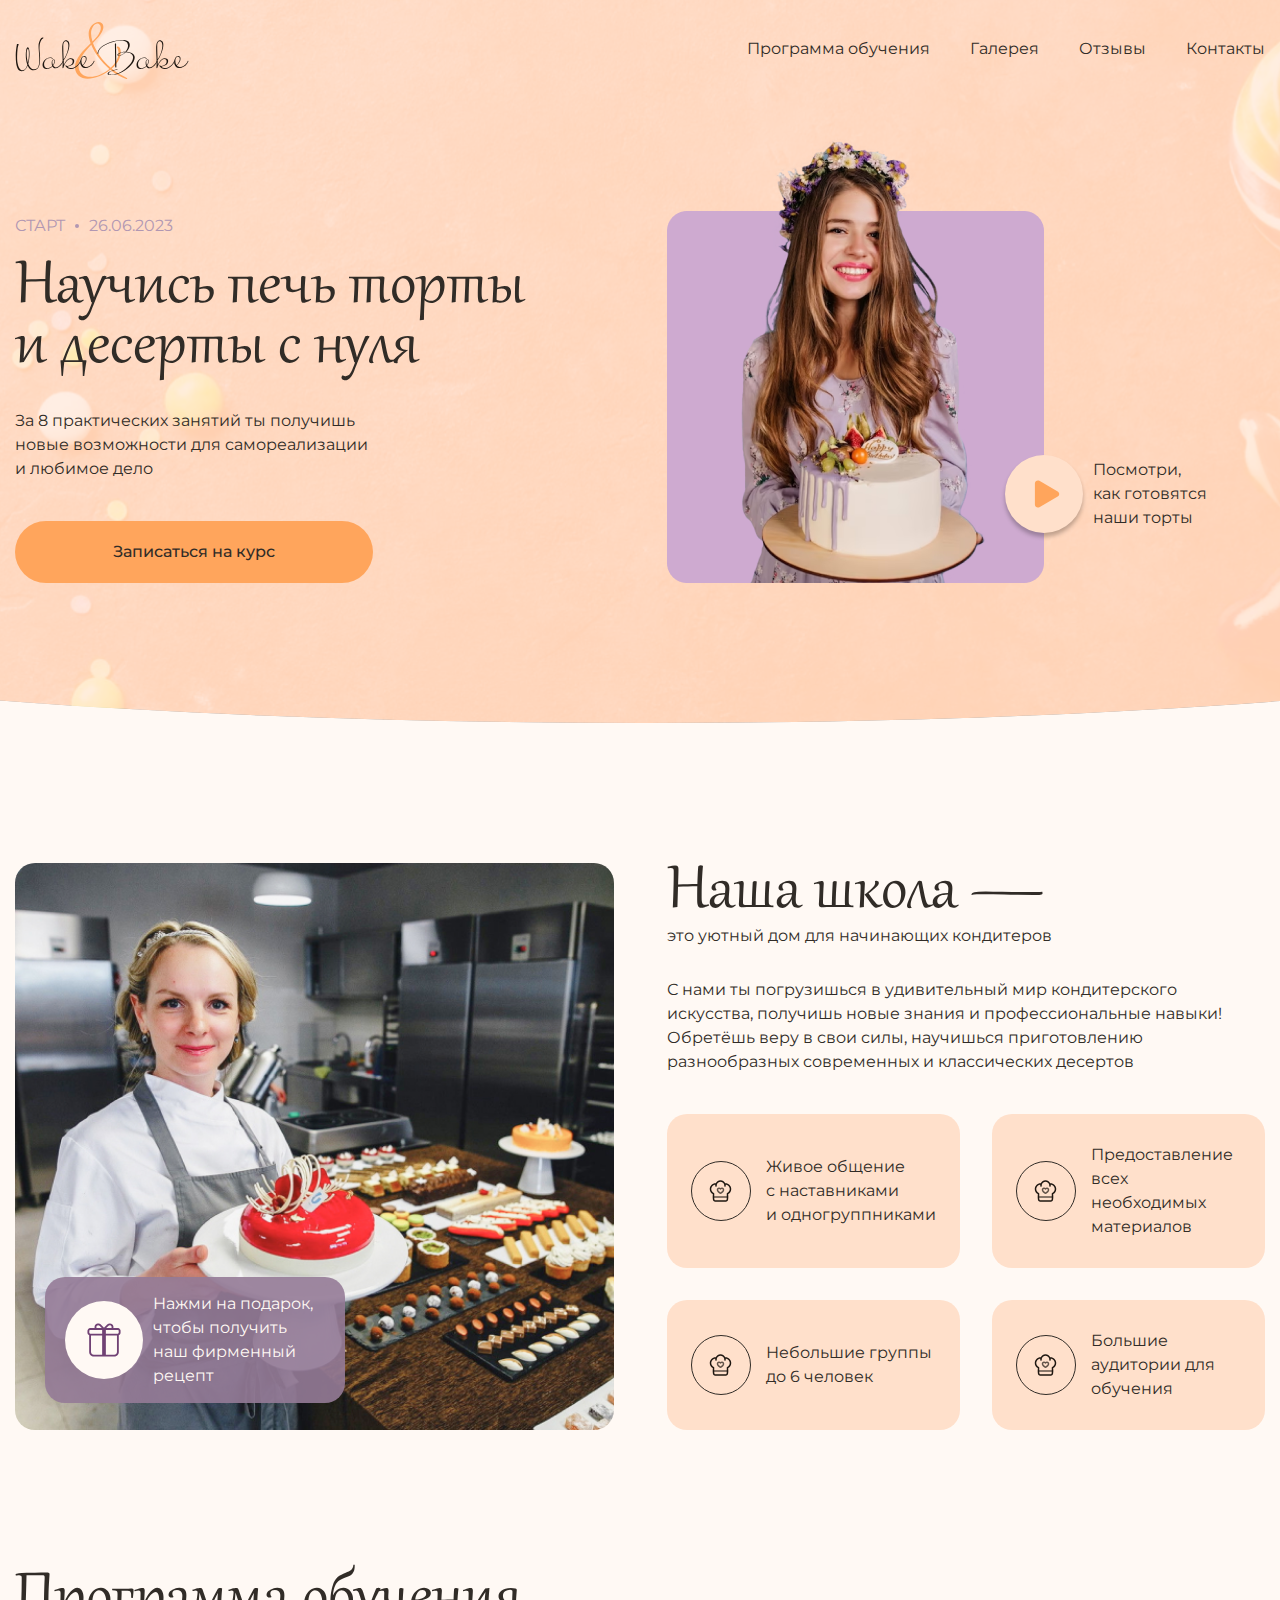
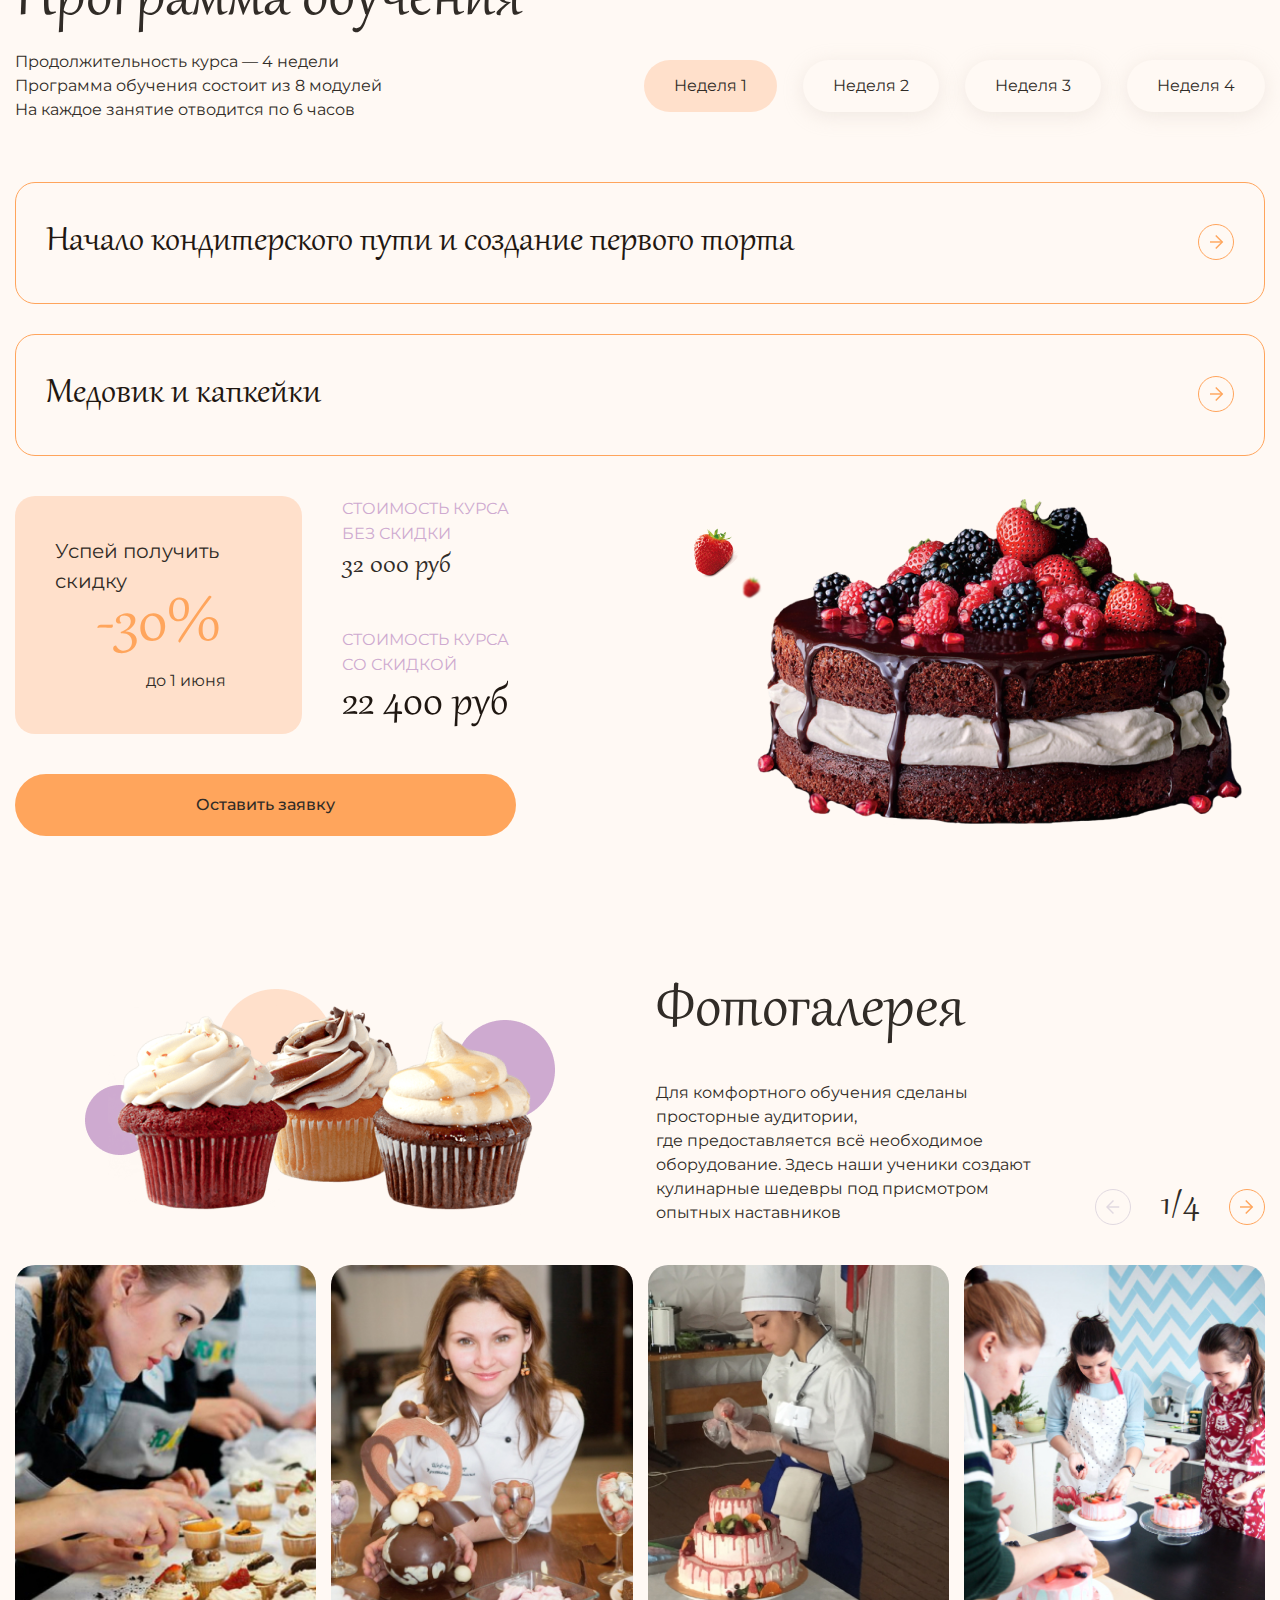
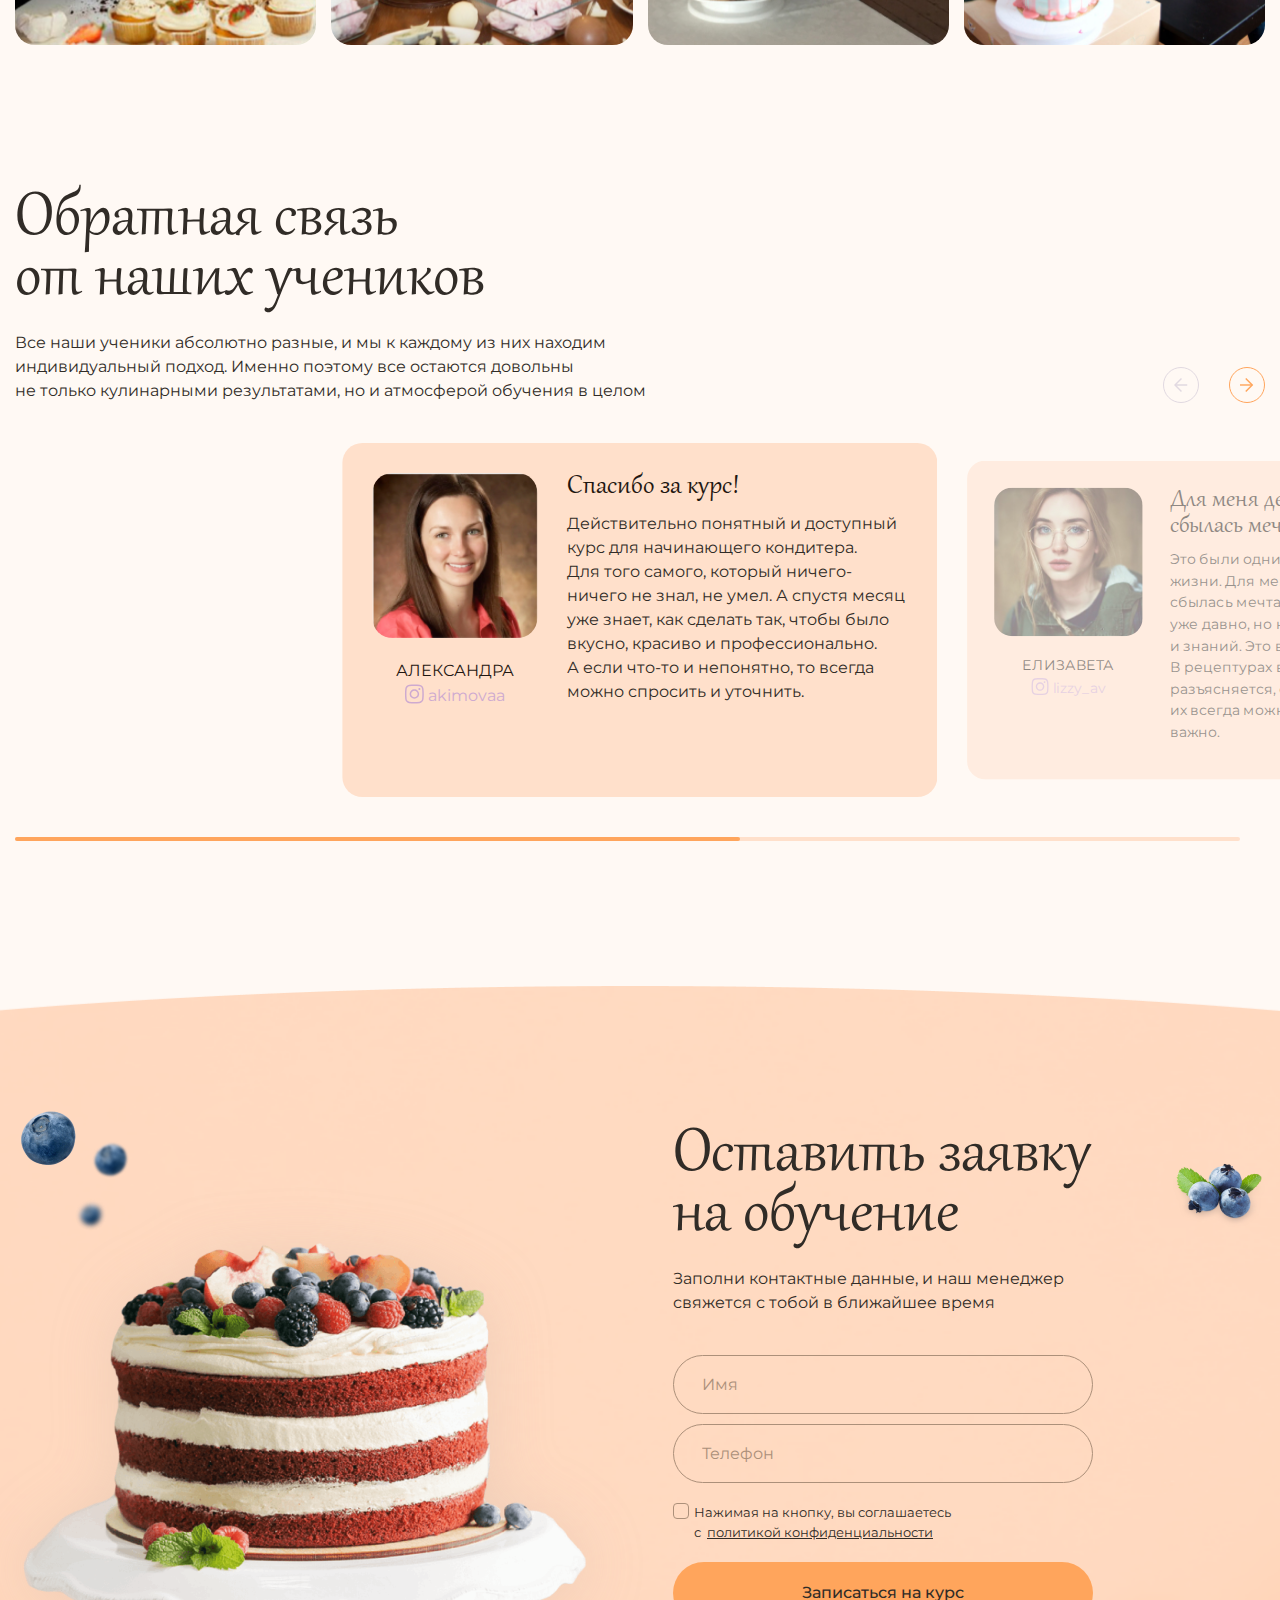
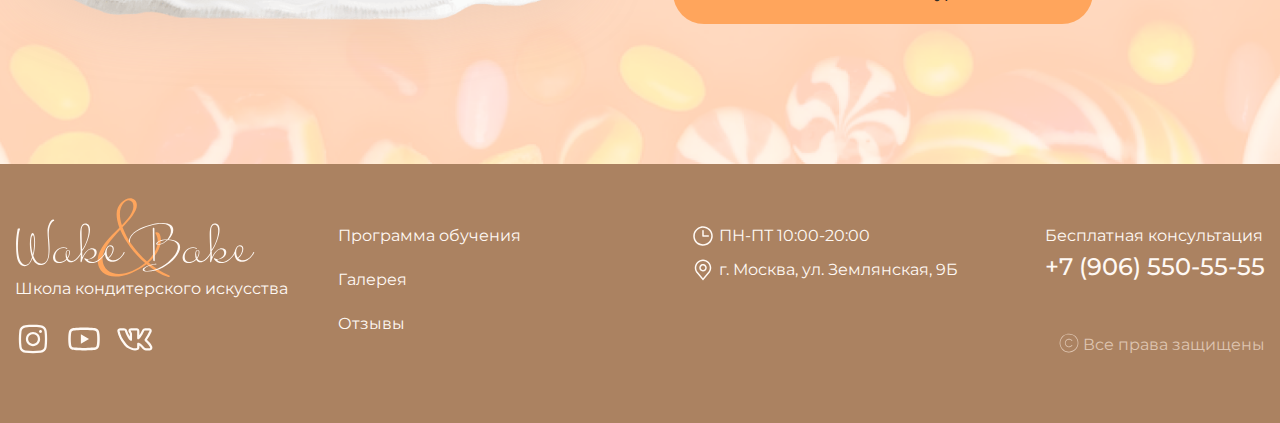
<file: index.html>
<!DOCTYPE html>

<html lang="ru">

<head>
    <title>Wake-Bake</title>
    <meta charset="UTF-8">
    <meta http-equiv="X-UA-Compatible" content="IE=edge">
    <meta name="viewport" content="width=device-width, initial-scale=1.0">
    <link rel="stylesheet" href="css/swiper-bundle.min.css">
    <link rel="stylesheet" href="css/style.css">
</head>

<body class="body">
    <div class="wrapper">
        <header class="header">
            <div class="header__navbar">
                <div class="container">
                    <div class="header__navbar-inner">
                        <a class="header__logo" href="/">
                            <img src="icons/WB-logo-dark.svg" alt="Wake-Bake лого">
                        </a>
                        <nav class="nav">
                            <ul class="nav__menu">
                                <li class="nav__list">
                                    <a class="nav__link" href="#program">
                                        Программа обучения
                                    </a>
                                </li>
                                <li class="nav__list">
                                    <a class="nav__link" href="#gallery">
                                        Галерея
                                    </a>
                                </li>
                                <li class="nav__list">
                                    <a class="nav__link" href="#testimonials">
                                        Отзывы
                                    </a>
                                </li>
                                <li class="nav__list">
                                    <a class="nav__link" href="#contacts">
                                        Контакты
                                    </a>
                                </li>
                            </ul>
                        </nav>
                        <a class="burger-icon" href="#">
                            <span></span>
                        </a>
                    </div>
                </div>
            </div>
            <section class="header__info info">
                <div class="container">
                    <div class="info__inner">
                        <div class="info__box">
                            <div class="info__start-date">
                                <span>старт</span>
                                <span>26.06.2023</span>
                            </div>
                            <h1 class="info__slogan title">
                                Научись печь торты и десерты с нуля
                            </h1>
                            <p class="info__text">
                                За 8 практических занятий ты получишь новые возможности для самореализации и любимое
                                дело
                            </p>
                            <div class="info__img-item info__img-item--mobile">
                                <a class="info__img-btn" data-fslightbox href="video/cake.mp4">
                                    <img src="icons/header-play-icon.svg" alt="">
                                </a>
                                Посмотри, как готовятся наши торты
                            </div>
                            <a class="info__btn btn" href="#contacts">
                                Записаться на курс
                            </a>
                        </div>
                        <div class="info__img">
                            <img src="imgs/header-girl.png" alt="Девушка с тортом в хедере">
                            <div class="info__img-item">
                                <a class="info__img-btn" data-fslightbox="video" href="video/cake.mp4">
                                    <img src="icons/header-play-icon.svg" alt="">
                                </a>
                                Посмотри, как готовятся наши торты
                            </div>
                        </div>
                    </div>
                </div>
            </section>
        </header>
        <main class="main">
            <section class="main__about about">
                <div class="container">
                    <div class="about__inner">
                        <div class="about__img">
                            <img src="imgs/about-girl.jpg" alt="Девушка с тортом (Наша Школа)">
                            <div class="about__img-item">
                                <a class="about__img-btn" href="#">
                                    <img src="icons/gift-icon.svg" alt="#">
                                </a>
                                Нажми на подарок, чтобы получить наш фирменный рецепт
                            </div>
                        </div>
                        <div class="about__body">
                            <div class="about__heading">
                                <h2 class="about__title title">
                                    Наша школа —
                                </h2>
                                <p class="about__title-slogan">
                                    это уютный дом для начинающих кондитеров
                                </p>
                            </div>
                            <p class="about__descr">
                                С нами ты погрузишься в удивительный мир кондитерского искусства, получишь новые
                                знания и профессиональные навыки! Обретёшь веру в свои силы, научишься приготовлению
                                разнообразных современных и классических десертов
                            </p>
                        </div>
                        <ul class="about__grid">
                            <li class="about__grid-list">
                                <div class="about__grid-img">
                                    <img src="icons/chefsHat-icon-1.svg" alt="#">
                                </div>
                                <p class="about__grid-text">
                                    Живое общение с наставниками и одногруппниками
                                </p>
                            </li>
                            <li class="about__grid-list">
                                <div class="about__grid-img">
                                    <img src="icons/chefsHat-icon-1.svg" alt="#">
                                </div>
                                <p class="about__grid-text">
                                    Предоставление всех необходимых материалов
                                </p>
                            </li>
                            <li class="about__grid-list">
                                <div class="about__grid-img">
                                    <img src="icons/chefsHat-icon-1.svg" alt="#">
                                </div>
                                <p class="about__grid-text">
                                    Небольшие группы до 6 человек
                                </p>
                            </li>
                            <li class="about__grid-list">
                                <div class="about__grid-img">
                                    <img src="icons/chefsHat-icon-1.svg" alt="#">
                                </div>
                                <p class="about__grid-text">
                                    Большие аудитории для обучения
                                </p>
                            </li>
                        </ul>
                    </div>
                </div>
            </section>

            <section class="main__program program" id="program">
                <div class="container">
                    <h2 class="program__title title">
                        Программа обучения
                    </h2>
                    <div class="program-top">
                        <p class="program__text">
                            Продолжительность курса — 4 недели
                            <br>
                            Программа обучения состоит из 8 модулей
                            <br>
                            На каждое занятие отводится по 6 часов
                        </p>
                        <ul class="tab-controls">
                            <li class="tab-controls__item">
                                <a class="tab-controls__link  tab-controls__link--active" href="#tab1">
                                    Неделя 1
                                </a>
                            </li>
                            <li class="tab-controls__item">
                                <a class="tab-controls__link" href="#tab2">
                                    Неделя 2
                                </a>
                            </li>
                            <li class="tab-controls__item">
                                <a class="tab-controls__link" href="#tab3">
                                    Неделя 3
                                </a>
                            </li>
                            <li class="tab-controls__item">
                                <a class="tab-controls__link" href="#tab4">
                                    Неделя 4
                                </a>
                            </li>
                        </ul>
                    </div>
                    <div class="program__tab-content tab-content tab-content--show" id="tab1">
                        <ul class="accordion-list">
                            <li class="accordion-list__item">
                                <a class="accordion-list__control" href="#">
                                    <h3 class="accordion-list__control-title">
                                        Начало кондитерского пути и создание первого торта
                                    </h3>
                                    <div class="accordion-list__control-icon">
                                        <svg width="14" height="14" viewBox="0 0 14 14" fill="none"
                                            xmlns="http://www.w3.org/2000/svg">
                                            <path
                                                d="M5.25653 12.96L11.2325 6.984L5.25654 1.008L6.26454 -3.0528e-07L13.2485 6.984L6.26454 13.968L5.25653 12.96Z"
                                                fill="#FFA55C" />
                                            <path
                                                d="M12.2402 6.26465L12.2402 7.70465L0.000234839 7.70465L0.000234902 6.26465L12.2402 6.26465Z"
                                                fill="#FFA55C" />
                                        </svg>
                                    </div>
                                </a>
                                <div class="accordion-list__content">
                                    <div class="accordion-content">
                                        <div class="accordion-content__col">
                                            <h6 class="accordion-content__title">
                                                Теория:
                                            </h6>
                                            <ul class="accordion-content__list">
                                                <li class="accordion-content__item">
                                                    <div class="accordion-content__icon">
                                                        <img src="icons/chefsHat-icon-2.svg" alt="">
                                                    </div>
                                                    Организация рабочего места
                                                </li>
                                                <li class="accordion-content__item">
                                                    <div class="accordion-content__icon">
                                                        <img src="icons/chefsHat-icon-2.svg" alt="">
                                                    </div>
                                                    Подготовка необходимого инвентаря
                                                </li>
                                                <li class="accordion-content__item">
                                                    <div class="accordion-content__icon">
                                                        <img src="icons/chefsHat-icon-2.svg" alt="">
                                                    </div>
                                                    Выбор необходимых продуктов
                                                </li>
                                                <li class="accordion-content__item">
                                                    <div class="accordion-content__icon">
                                                        <img src="icons/chefsHat-icon-2.svg" alt="">
                                                    </div>
                                                    Советы по закупке необходимых продуктов и инвентаря
                                                </li>
                                                <li class="accordion-content__item">
                                                    <div class="accordion-content__icon">
                                                        <img src="icons/chefsHat-icon-2.svg" alt="">
                                                    </div>
                                                    Обзор хранения и заготовки сырья
                                                </li>
                                            </ul>
                                        </div>
                                        <div class="accordion-content__col">
                                            <h6 class="accordion-content__title">
                                                Практика:
                                            </h6>
                                            <p class="accordion-content__text">
                                                Испечёшь морковный торт с солёной карамелью
                                            </p>
                                        </div>
                                    </div>
                                </div>
                            </li>
                            <li class="accordion-list__item">
                                <a class="accordion-list__control" href="#">
                                    <h3 class="accordion-list__control-title">
                                        Медовик и капкейки
                                    </h3>
                                    <div class="accordion-list__control-icon">
                                        <svg width="14" height="14" viewBox="0 0 14 14" fill="none"
                                            xmlns="http://www.w3.org/2000/svg">
                                            <path
                                                d="M5.25653 12.96L11.2325 6.984L5.25654 1.008L6.26454 -3.0528e-07L13.2485 6.984L6.26454 13.968L5.25653 12.96Z"
                                                fill="#FFA55C" />
                                            <path
                                                d="M12.2402 6.26465L12.2402 7.70465L0.000234839 7.70465L0.000234902 6.26465L12.2402 6.26465Z"
                                                fill="#FFA55C" />
                                        </svg>
                                    </div>
                                </a>
                                <div class="accordion-list__content">
                                    <div class="accordion-content">
                                        <div class="accordion-content__col">
                                            <h6 class="accordion-content__title">
                                                Теория:
                                            </h6>
                                            <ul class="accordion-content__list">
                                                <li class="accordion-content__item">
                                                    <div class="accordion-content__icon">
                                                        <img src="icons/chefsHat-icon-2.svg" alt="">
                                                    </div>
                                                    Приготовление и украшение капкейков
                                                </li>
                                                <li class="accordion-content__item">
                                                    <div class="accordion-content__icon">
                                                        <img src="icons/chefsHat-icon-2.svg" alt="">
                                                    </div>
                                                    Изготовление крема и конфи
                                                </li>
                                                <li class="accordion-content__item">
                                                    <div class="accordion-content__icon">
                                                        <img src="icons/chefsHat-icon-2.svg" alt="">
                                                    </div>
                                                    Приготовление медовых коржей для торта
                                                </li>
                                                <li class="accordion-content__item">
                                                    <div class="accordion-content__icon">
                                                        <img src="icons/chefsHat-icon-2.svg" alt="">
                                                    </div>
                                                    Пропитка коржей и сборка торта
                                                </li>
                                            </ul>
                                        </div>
                                        <div class="accordion-content__col">
                                            <h6 class="accordion-content__title">
                                                Практика:
                                            </h6>
                                            <p class="accordion-content__text">
                                                Испечёшь капкейки,
                                                приготовишь крем и конфи,
                                                а также сделаешь своё
                                                первое пирожное — медовик
                                            </p>
                                        </div>
                                    </div>
                                </div>
                            </li>
                        </ul>
                    </div>
                    <div class="program__tab-content tab-content" id="tab2">
                        <ul class="accordion-list">
                            <li class="accordion-list__item">
                                <a class="accordion-list__control" href="#">
                                    <h3 class="accordion-list__control-title">
                                        Песочное тесто и чизкейк
                                    </h3>
                                    <div class="accordion-list__control-icon">
                                        <svg width="14" height="14" viewBox="0 0 14 14" fill="none"
                                            xmlns="http://www.w3.org/2000/svg">
                                            <path
                                                d="M5.25653 12.96L11.2325 6.984L5.25654 1.008L6.26454 -3.0528e-07L13.2485 6.984L6.26454 13.968L5.25653 12.96Z"
                                                fill="#FFA55C" />
                                            <path
                                                d="M12.2402 6.26465L12.2402 7.70465L0.000234839 7.70465L0.000234902 6.26465L12.2402 6.26465Z"
                                                fill="#FFA55C" />
                                        </svg>
                                    </div>
                                </a>
                                <div class="accordion-list__content">
                                    <div class="accordion-content">
                                        <div class="accordion-content__col">
                                            <h6 class="accordion-content__title">
                                                Теория:
                                            </h6>
                                            <ul class="accordion-content__list">
                                                <li class="accordion-content__item">
                                                    <div class="accordion-content__icon">
                                                        <img src="icons/chefsHat-icon-2.svg" alt="">
                                                    </div>
                                                    Приготовление песочного теста
                                                </li>
                                                <li class="accordion-content__item">
                                                    <div class="accordion-content__icon">
                                                        <img src="icons/chefsHat-icon-2.svg" alt="">
                                                    </div>
                                                    Тонкости в приготовлении меренги
                                                </li>
                                                <li class="accordion-content__item">
                                                    <div class="accordion-content__icon">
                                                        <img src="icons/chefsHat-icon-2.svg" alt="">
                                                    </div>
                                                    Изготовление заварного крема
                                                </li>
                                                <li class="accordion-content__item">
                                                    <div class="accordion-content__icon">
                                                        <img src="icons/chefsHat-icon-2.svg" alt="">
                                                    </div>
                                                    Выпечка тарталеток
                                                </li>
                                                <li class="accordion-content__item">
                                                    <div class="accordion-content__icon">
                                                        <img src="icons/chefsHat-icon-2.svg" alt="">
                                                    </div>
                                                    Приготовление нежного чизкейка
                                                </li>
                                            </ul>
                                        </div>
                                        <div class="accordion-content__col">
                                            <h6 class="accordion-content__title">
                                                Практика:
                                            </h6>
                                            <p class="accordion-content__text">
                                                Приготовишь меренги,
                                                сделаешь заварной крем
                                                для тарталеток и испечёшь
                                                свой первый чизкейк
                                            </p>
                                        </div>
                                    </div>
                                </div>
                            </li>
                            <li class="accordion-list__item">
                                <a class="accordion-list__control" href="#">
                                    <h3 class="accordion-list__control-title">
                                        Бисквиты
                                    </h3>
                                    <div class="accordion-list__control-icon">
                                        <svg width="14" height="14" viewBox="0 0 14 14" fill="none"
                                            xmlns="http://www.w3.org/2000/svg">
                                            <path
                                                d="M5.25653 12.96L11.2325 6.984L5.25654 1.008L6.26454 -3.0528e-07L13.2485 6.984L6.26454 13.968L5.25653 12.96Z"
                                                fill="#FFA55C" />
                                            <path
                                                d="M12.2402 6.26465L12.2402 7.70465L0.000234839 7.70465L0.000234902 6.26465L12.2402 6.26465Z"
                                                fill="#FFA55C" />
                                        </svg>
                                    </div>
                                </a>
                                <div class="accordion-list__content">
                                    <div class="accordion-content">
                                        <div class="accordion-content__col">
                                            <h6 class="accordion-content__title">
                                                Теория:
                                            </h6>
                                            <ul class="accordion-content__list">
                                                <li class="accordion-content__item">
                                                    <div class="accordion-content__icon">
                                                        <img src="icons/chefsHat-icon-2.svg" alt="">
                                                    </div>
                                                    Тонкости выпечки бисквитов
                                                </li>
                                                <li class="accordion-content__item">
                                                    <div class="accordion-content__icon">
                                                        <img src="icons/chefsHat-icon-2.svg" alt="">
                                                    </div>
                                                    Приготовление ванильного бисквита
                                                </li>
                                                <li class="accordion-content__item">
                                                    <div class="accordion-content__icon">
                                                        <img src="icons/chefsHat-icon-2.svg" alt="">
                                                    </div>
                                                    Приготовление фисташкового бисквита
                                                </li>
                                                <li class="accordion-content__item">
                                                    <div class="accordion-content__icon">
                                                        <img src="icons/chefsHat-icon-2.svg" alt="">
                                                    </div>
                                                    Приготовление шоколадного бисквита
                                                </li>
                                            </ul>
                                        </div>
                                        <div class="accordion-content__col">
                                            <h6 class="accordion-content__title">
                                                Практика:
                                            </h6>
                                            <p class="accordion-content__text">
                                                Отработаешь выпечку трёх бисквитов для будущих тортов
                                            </p>
                                        </div>
                                    </div>
                                </div>
                            </li>
                        </ul>
                    </div>
                    <div class="program__tab-content tab-content" id="tab3">
                        <ul class="accordion-list">
                            <li class="accordion-list__item">
                                <a class="accordion-list__control" href="#">
                                    <h3 class="accordion-list__control-title">
                                        Дрожжевое тесто
                                    </h3>
                                    <div class="accordion-list__control-icon">
                                        <svg width="14" height="14" viewBox="0 0 14 14" fill="none"
                                            xmlns="http://www.w3.org/2000/svg">
                                            <path
                                                d="M5.25653 12.96L11.2325 6.984L5.25654 1.008L6.26454 -3.0528e-07L13.2485 6.984L6.26454 13.968L5.25653 12.96Z"
                                                fill="#FFA55C" />
                                            <path
                                                d="M12.2402 6.26465L12.2402 7.70465L0.000234839 7.70465L0.000234902 6.26465L12.2402 6.26465Z"
                                                fill="#FFA55C" />
                                        </svg>
                                    </div>
                                </a>
                                <div class="accordion-list__content">
                                    <div class="accordion-content">
                                        <div class="accordion-content__col">
                                            <h6 class="accordion-content__title">
                                                Теория:
                                            </h6>
                                            <ul class="accordion-content__list">
                                                <li class="accordion-content__item">
                                                    <div class="accordion-content__icon">
                                                        <img src="icons/chefsHat-icon-2.svg" alt="">
                                                    </div>
                                                    Технология приготовления дрожжевого теста: тонкости и советы
                                                </li>
                                                <li class="accordion-content__item">
                                                    <div class="accordion-content__icon">
                                                        <img src="icons/chefsHat-icon-2.svg" alt="">
                                                    </div>
                                                    Приготовление песочного теста
                                                </li>
                                                <li class="accordion-content__item">
                                                    <div class="accordion-content__icon">
                                                        <img src="icons/chefsHat-icon-2.svg" alt="">
                                                    </div>
                                                    Рецептурные нюансы
                                                </li>
                                            </ul>
                                        </div>
                                        <div class="accordion-content__col">
                                            <h6 class="accordion-content__title">
                                                Практика:
                                            </h6>
                                            <p class="accordion-content__text">
                                                Приготовишь заготовку для торта
                                            </p>
                                        </div>
                                    </div>
                                </div>
                            </li>
                            <li class="accordion-list__item">
                                <a class="accordion-list__control" href="#">
                                    <h3 class="accordion-list__control-title">
                                        Работа с кремами
                                    </h3>
                                    <div class="accordion-list__control-icon">
                                        <svg width="14" height="14" viewBox="0 0 14 14" fill="none"
                                            xmlns="http://www.w3.org/2000/svg">
                                            <path
                                                d="M5.25653 12.96L11.2325 6.984L5.25654 1.008L6.26454 -3.0528e-07L13.2485 6.984L6.26454 13.968L5.25653 12.96Z"
                                                fill="#FFA55C" />
                                            <path
                                                d="M12.2402 6.26465L12.2402 7.70465L0.000234839 7.70465L0.000234902 6.26465L12.2402 6.26465Z"
                                                fill="#FFA55C" />
                                        </svg>
                                    </div>
                                </a>
                                <div class="accordion-list__content">
                                    <div class="accordion-content">
                                        <div class="accordion-content__col">
                                            <h6 class="accordion-content__title">
                                                Теория:
                                            </h6>
                                            <ul class="accordion-content__list">
                                                <li class="accordion-content__item">
                                                    <div class="accordion-content__icon">
                                                        <img src="icons/chefsHat-icon-2.svg" alt="">
                                                    </div>
                                                    Приготовление кремов: ганаши, кремю
                                                </li>
                                                <li class="accordion-content__item">
                                                    <div class="accordion-content__icon">
                                                        <img src="icons/chefsHat-icon-2.svg" alt="">
                                                    </div>
                                                    Создание заварного теста
                                                </li>
                                                <li class="accordion-content__item">
                                                    <div class="accordion-content__icon">
                                                        <img src="icons/chefsHat-icon-2.svg" alt="">
                                                    </div>
                                                    Приготовление профитролей и нескольких видов кремов
                                                </li>
                                            </ul>
                                        </div>
                                        <div class="accordion-content__col">
                                            <h6 class="accordion-content__title">
                                                Практика:
                                            </h6>
                                            <p class="accordion-content__text">
                                                Приготовишь профитроли и несколько видов кремов
                                            </p>
                                        </div>
                                    </div>
                                </div>
                            </li>
                        </ul>
                    </div>
                    <div class="program__tab-content tab-content" id="tab4">
                        <ul class="accordion-list">
                            <li class="accordion-list__item">
                                <a class="accordion-list__control" href="#">
                                    <h3 class="accordion-list__control-title">
                                        Mille-feuille, или Наполеон
                                    </h3>
                                    <div class="accordion-list__control-icon">
                                        <svg width="14" height="14" viewBox="0 0 14 14" fill="none"
                                            xmlns="http://www.w3.org/2000/svg">
                                            <path
                                                d="M5.25653 12.96L11.2325 6.984L5.25654 1.008L6.26454 -3.0528e-07L13.2485 6.984L6.26454 13.968L5.25653 12.96Z"
                                                fill="#FFA55C" />
                                            <path
                                                d="M12.2402 6.26465L12.2402 7.70465L0.000234839 7.70465L0.000234902 6.26465L12.2402 6.26465Z"
                                                fill="#FFA55C" />
                                        </svg>
                                    </div>
                                </a>
                                <div class="accordion-list__content">
                                    <div class="accordion-content">
                                        <div class="accordion-content__col">
                                            <h6 class="accordion-content__title">
                                                Теория:
                                            </h6>
                                            <ul class="accordion-content__list">
                                                <li class="accordion-content__item">
                                                    <div class="accordion-content__icon">
                                                        <img src="icons/chefsHat-icon-2.svg" alt="">
                                                    </div>
                                                    Приготовление слоёного теста
                                                </li>
                                                <li class="accordion-content__item">
                                                    <div class="accordion-content__icon">
                                                        <img src="icons/chefsHat-icon-2.svg" alt="">
                                                    </div>
                                                    Рецептура и создание крема дипломат
                                                </li>
                                                <li class="accordion-content__item">
                                                    <div class="accordion-content__icon">
                                                        <img src="icons/chefsHat-icon-2.svg" alt="">
                                                    </div>
                                                    Приготовление французского морковного десерта
                                                </li>
                                            </ul>
                                        </div>
                                        <div class="accordion-content__col">
                                            <h6 class="accordion-content__title">
                                                Практика:
                                            </h6>
                                            <p class="accordion-content__text">
                                                Испечёте торт «Наполеон» и приготовите необычный морковный десерт
                                            </p>
                                        </div>
                                    </div>
                                </div>
                            </li>
                            <li class="accordion-list__item">
                                <a class="accordion-list__control" href="#">
                                    <h3 class="accordion-list__control-title">
                                        Завершение курса
                                    </h3>
                                    <div class="accordion-list__control-icon">
                                        <svg width="14" height="14" viewBox="0 0 14 14" fill="none"
                                            xmlns="http://www.w3.org/2000/svg">
                                            <path
                                                d="M5.25653 12.96L11.2325 6.984L5.25654 1.008L6.26454 -3.0528e-07L13.2485 6.984L6.26454 13.968L5.25653 12.96Z"
                                                fill="#FFA55C" />
                                            <path
                                                d="M12.2402 6.26465L12.2402 7.70465L0.000234839 7.70465L0.000234902 6.26465L12.2402 6.26465Z"
                                                fill="#FFA55C" />
                                        </svg>
                                    </div>
                                </a>
                                <div class="accordion-list__content">
                                    <div class="accordion-content">
                                        <div class="accordion-content__col">
                                            <h6 class="accordion-content__title">
                                                Теория:
                                            </h6>
                                            <ul class="accordion-content__list">
                                                <li class="accordion-content__item">
                                                    <div class="accordion-content__icon">
                                                        <img src="icons/chefsHat-icon-2.svg" alt="">
                                                    </div>
                                                    Работа кондитера на заказ
                                                </li>
                                                <li class="accordion-content__item">
                                                    <div class="accordion-content__icon">
                                                        <img src="icons/chefsHat-icon-2.svg" alt="">
                                                    </div>
                                                    Применение знаний о технологии выпечки к другим рецептам
                                                </li>
                                                <li class="accordion-content__item">
                                                    <div class="accordion-content__icon">
                                                        <img src="icons/chefsHat-icon-2.svg" alt="">
                                                    </div>
                                                    Разработка собственных рецептов
                                                </li>
                                            </ul>
                                        </div>
                                        <div class="accordion-content__col">
                                            <h6 class="accordion-content__title">
                                                Практика:
                                            </h6>
                                            <p class="accordion-content__text">
                                                Самостоятельно, без наставника испечёте торт на ваш выбор
                                            </p>
                                        </div>
                                    </div>
                                </div>
                            </li>
                        </ul>
                    </div>
                    <div class="program__bottom">
                        <div class="program__action">
                            <div class="program__discount">
                                Успей получить скидку
                                <div class="program__discount-value">
                                    -30%
                                </div>
                                <span>
                                    до 1 июня
                                </span>
                            </div>
                            <div class="program__price">
                                <div class="program__price-text">
                                    Стоимость курса без скидки
                                </div>
                                <div class="program__price-value">
                                    32 000 руб
                                </div>
                            </div>
                            <div class="program__price">
                                <div class="program__price-text">
                                    Стоимость курса со скидкой
                                </div>
                                <div class="program__price-value program__price-value--big">
                                    22 400 руб
                                </div>
                            </div>
                            <a class="program__btn btn" href="#contacts">
                                Оставить заявку
                            </a>
                        </div>
                        <div class="program__img">
                            <img src="decor/program-cake.png" alt="">
                        </div>
                    </div>
                </div>
            </section>

            <section class="main__gallery gallery" id="gallery">
                <div class="container">
                    <div class="gallery__inner">
                        <div class="gallery__img">
                            <img src="decor/gallery-cupcakes.png" alt="">
                        </div>
                        <div class="gallery__content">
                            <div class="gallery__descr">
                                <h2 class="gallery__title title">
                                    Фотогалерея
                                </h2>
                                <p class="gallery__text">
                                    Для комфортного обучения сделаны просторные аудитории, где предоставляется
                                    всё необходимое оборудование. Здесь наши ученики создают кулинарные шедевры
                                    под присмотром опытных наставников
                                </p>
                            </div>
                            <div class="gallery__nav gallery__nav--mobile">
                                <button class="gallery__prev" type="button">
                                    <svg width="14" height="14" viewBox="0 0 14 14" fill="none"
                                        xmlns="http://www.w3.org/2000/svg">
                                        <path
                                            d="M7.992 1.00777L2.016 6.98377L7.992 12.9598L6.984 13.9678L-3.0528e-07 6.98377L6.984 -0.000227365L7.992 1.00777Z"
                                            fill="#FFA55C" />
                                        <path
                                            d="M1.0083 7.70312L1.0083 6.26313L13.2483 6.26312L13.2483 7.70312L1.0083 7.70312Z"
                                            fill="#FFA55C" />
                                    </svg>
                                </button>
                                <div class="gallery__pagination"></div>
                                <button class="gallery__next" type="button">
                                    <svg width="14" height="14" viewBox="0 0 14 14" fill="none"
                                        xmlns="http://www.w3.org/2000/svg">
                                        <path
                                            d="M5.25653 12.96L11.2325 6.984L5.25654 1.008L6.26454 -3.0528e-07L13.2485 6.984L6.26454 13.968L5.25653 12.96Z"
                                            fill="#FFA55C" />
                                        <path
                                            d="M12.2402 6.26465L12.2402 7.70465L0.000234839 7.70465L0.000234902 6.26465L12.2402 6.26465Z"
                                            fill="#FFA55C" />
                                    </svg>
                                </button>
                            </div>
                        </div>
                    </div>
                    <div class="gallery__slider swiper">
                        <div class="gallery__wrapper swiper-wrapper">
                            <a class="gallery__slide swiper-slide" data-fslightbox="gallery" href="imgs/gallery-1.jpg">
                                <img src="imgs/gallery-1.jpg" alt="-">
                            </a>
                            <a class="gallery__slide swiper-slide" data-fslightbox="gallery" href="imgs/gallery-2.jpg">
                                <img src="imgs/gallery-2.jpg" alt="-">
                            </a>
                            <a class="gallery__slide swiper-slide" data-fslightbox="gallery" href="imgs/gallery-3.jpg">
                                <img src="imgs/gallery-3.jpg" alt="-">
                            </a>
                            <a class="gallery__slide swiper-slide" data-fslightbox="gallery" href="imgs/gallery-4.jpg">
                                <img src="imgs/gallery-4.jpg" alt="-">
                            </a>
                            <a class="gallery__slide swiper-slide" data-fslightbox="gallery" href="imgs/gallery-4.jpg">
                                <img src="imgs/gallery-4.jpg" alt="-">
                            </a>
                            <a class="gallery__slide swiper-slide" data-fslightbox="gallery" href="imgs/gallery-4.jpg">
                                <img src="imgs/gallery-4.jpg" alt="-">
                            </a>
                            <a class="gallery__slide swiper-slide" data-fslightbox="gallery" href="imgs/gallery-4.jpg">
                                <img src="imgs/gallery-4.jpg" alt="-">
                            </a>
                        </div>
                    </div>
                </div>
            </section>

            <section class="main__testimonials testimonials" id="testimonials">
                <div class="container">
                    <div class="testimonials__inner">
                        <div class="testimonials__descr">
                            <h2 class="testimonials__title title">
                                Обратная связь от наших учеников
                            </h2>
                            <p class="testimonials__text">
                                Все наши ученики абсолютно разные, и мы к каждому из них находим
                                индивидуальный подход. Именно поэтому все остаются довольны
                                не только кулинарными результатами, но и атмосферой
                                обучения в целом
                            </p>
                        </div>
                        <div class="testimonials__nav testimonials__nav--mobile">
                            <button class="testimonials__prev" type="button">
                                <svg width="14" height="14" viewBox="0 0 14 14" fill="none"
                                    xmlns="http://www.w3.org/2000/svg">
                                    <path
                                        d="M7.992 1.00777L2.016 6.98377L7.992 12.9598L6.984 13.9678L-3.0528e-07 6.98377L6.984 -0.000227365L7.992 1.00777Z"
                                        fill="#FFA55C" />
                                    <path
                                        d="M1.0083 7.70312L1.0083 6.26313L13.2483 6.26312L13.2483 7.70312L1.0083 7.70312Z"
                                        fill="#FFA55C" />
                                </svg>
                            </button>
                            <button class="testimonials__next" type="button">
                                <svg width="14" height="14" viewBox="0 0 14 14" fill="none"
                                    xmlns="http://www.w3.org/2000/svg">
                                    <path
                                        d="M5.25653 12.96L11.2325 6.984L5.25654 1.008L6.26454 -3.0528e-07L13.2485 6.984L6.26454 13.968L5.25653 12.96Z"
                                        fill="#FFA55C" />
                                    <path
                                        d="M12.2402 6.26465L12.2402 7.70465L0.000234839 7.70465L0.000234902 6.26465L12.2402 6.26465Z"
                                        fill="#FFA55C" />
                                </svg>
                            </button>
                        </div>
                    </div>
                    <div class="testimonials__slider swiper">
                        <div class="testimonials__wrapper swiper-wrapper">
                            <div class="testimonials__slide swiper-slide">
                                <div class="testimonials__student">
                                    <div class="testimonials__student-img">
                                        <img src="imgs/student-1.jpg" alt="">
                                    </div>
                                    <div class="testimonials__student-name">
                                        Александра
                                    </div>
                                    <div class="testimonials__student-inst">
                                        <img src="icons/instagram-icon.svg" alt="">
                                        akimovaa
                                    </div>
                                </div>
                                <blockquote class="testimonials__quote">
                                    <span>
                                        Спасибо за курс!
                                    </span>
                                    Действительно понятный и доступный курс для начинающего кондитера. Для того самого,
                                    который ничего-ничего не знал, не умел. А спустя месяц уже знает, как сделать так,
                                    чтобы было вкусно, красиво и профессионально. А если что-то и непонятно, то всегда
                                    можно спросить и уточнить.
                                </blockquote>
                            </div>
                            <div class="testimonials__slide swiper-slide">
                                <div class="testimonials__student">
                                    <div class="testimonials__student-img">
                                        <img src="imgs/student-2.jpg" alt="">
                                    </div>
                                    <div class="testimonials__student-name">
                                        ЕЛИЗАВЕТА
                                    </div>
                                    <div class="testimonials__student-inst">
                                        <img src="icons/instagram-icon.svg" alt="">
                                        lizzy_av
                                    </div>
                                </div>
                                <blockquote class="testimonials__quote">
                                    <span>
                                        Для меня действительно сбылась мечта!
                                    </span>
                                    Это были одни из лучших месяцев моей жизни. Для меня действительно сбылась мечта,
                                    к которой я шла уже давно, но не хватало опыта и знаний. Это все дала мне ваша
                                    школа. В рецептурах все довольно понятно разъясняется, если есть вопросы, их всегда
                                    можно задать, что не мало важно.
                                </blockquote>
                            </div>
                            <div class="testimonials__slide swiper-slide">
                                <div class="testimonials__student">
                                    <div class="testimonials__student-img">
                                        <img src="imgs/student-3.jpg" alt="">
                                    </div>
                                    <div class="testimonials__student-name">
                                        Игорь
                                    </div>
                                    <div class="testimonials__student-inst">
                                        <img src="icons/instagram-icon.svg" alt="">
                                        igor_sverlovskii
                                    </div>
                                </div>
                                <blockquote class="testimonials__quote">
                                    <span>
                                        Здесь я узнал много чего нового!
                                    </span>
                                    Спасибо большое Wake & Bake за такой курс! Здесь я узнал много чего нового для меня!
                                    Курс очень хороший, захватывает самые актуальные темы для кондитера! Мне понравилось
                                    что всегда была поддержка не только со стороны куратора
                                    но и таких же учеников-кондитеров как и я. Мне прям аж будет не хватать всего этого.
                                </blockquote>
                            </div>
                        </div>
                        <div class="testimonials__scrollbar swiper-scrollbar"></div>
                    </div>
                </div>
            </section>

            <section class="contact" id="contacts">
                <div class="container">
                    <div class="contact__inner">
                        <div class="contact__img">
                            <img src="decor/contact-cake.png" alt="">
                        </div>
                        <div class="contact__body">
                            <h2 class="contact__title title">
                                Оставить заявку на обучение
                            </h2>
                            <p class="contact__text">
                                Заполни контактные данные, и наш менеджер свяжется с тобой в ближайшее время
                            </p>
                            <form class="contact__form">
                                <label class="contact__label field">
                                    <input class="field__input" type="text" placeholder="Имя">
                                    <span>Введите имя</span>
                                </label>
                                <input class="contact__input" type="tel" placeholder="Телефон">
                                <label class="contact__check-label">
                                    <input class="contact__checkbox" type="checkbox">
                                    <span>
                                        Нажимая на кнопку, вы соглашаетесь с  <a href="#" target="_blank">политикой конфиденциальности</a>   
                                    </span>
                                </label>
                                <button class="btn" type="submit">
                                    Записаться на курс
                                </button>
                            </form>
                        </div>
                    </div>
                </div>
            </section>
        </main>
        <footer class="footer">
            <div class="container">
                <div class="footer__inner">
                    <div class="footer__grid-col">
                        <a class="footer__logo" href="/">
                            <img src="icons/WB-logo-light.svg" alt="WB лого">
                        </a>
                        <p class="footer__logo-text">
                            Школа кондитерского искусства
                        </p>
                        <address class="socials">
                            <ul class="socials__list">
                                <li class="socials__item">
                                    <a class="socials__link" href="#">
                                        <svg width="36" height="36" viewBox="0 0 36 36" fill="none"
                                            xmlns="http://www.w3.org/2000/svg">
                                            <path
                                                d="M24 10.5C24 10.1022 24.158 9.72064 24.4393 9.43934C24.7206 9.15804 25.1022 9 25.5 9C25.8978 9 26.2794 9.15804 26.5607 9.43934C26.842 9.72064 27 10.1022 27 10.5C27 10.8978 26.842 11.2794 26.5607 11.5607C26.2794 11.842 25.8978 12 25.5 12C25.1022 12 24.7206 11.842 24.4393 11.5607C24.158 11.2794 24 10.8978 24 10.5Z"
                                                fill="#FFF9F4" />
                                            <path fill-rule="evenodd" clip-rule="evenodd"
                                                d="M18 10.875C16.1103 10.875 14.2981 11.6257 12.9619 12.9619C11.6257 14.2981 10.875 16.1103 10.875 18C10.875 19.8897 11.6257 21.7019 12.9619 23.0381C14.2981 24.3743 16.1103 25.125 18 25.125C19.8897 25.125 21.7019 24.3743 23.0381 23.0381C24.3743 21.7019 25.125 19.8897 25.125 18C25.125 16.1103 24.3743 14.2981 23.0381 12.9619C21.7019 11.6257 19.8897 10.875 18 10.875ZM13.125 18C13.125 16.7071 13.6386 15.4671 14.5529 14.5529C15.4671 13.6386 16.7071 13.125 18 13.125C19.2929 13.125 20.5329 13.6386 21.4471 14.5529C22.3614 15.4671 22.875 16.7071 22.875 18C22.875 19.2929 22.3614 20.5329 21.4471 21.4471C20.5329 22.3614 19.2929 22.875 18 22.875C16.7071 22.875 15.4671 22.3614 14.5529 21.4471C13.6386 20.5329 13.125 19.2929 13.125 18Z"
                                                fill="#FFF9F4" />
                                            <path fill-rule="evenodd" clip-rule="evenodd"
                                                d="M25.8871 4.24833C20.6451 3.66722 15.355 3.66722 10.1131 4.24833C7.09508 4.58583 4.65758 6.96333 4.30358 9.99633C3.68168 15.3132 3.68168 20.6845 4.30358 26.0013C4.65758 29.0343 7.09358 31.4118 10.1131 31.7493C15.3551 32.3298 20.6451 32.3298 25.8871 31.7493C28.9051 31.4118 31.3426 29.0343 31.6966 26.0013C32.3186 20.6845 32.3186 15.3132 31.6966 9.99633C31.3426 6.96333 28.9066 4.58583 25.8871 4.24833ZM10.3621 6.48333C15.4385 5.92064 20.5616 5.92064 25.6381 6.48333C27.6331 6.70833 29.2306 8.28183 29.4631 10.2588C30.0645 15.4013 30.0645 20.5964 29.4631 25.7388C29.3428 26.7064 28.8999 27.6052 28.2058 28.29C27.5118 28.9747 26.6072 29.4056 25.6381 29.5128C20.5616 30.0756 15.4385 30.0756 10.3621 29.5128C9.39299 29.4056 8.48836 28.9747 7.79432 28.29C7.10027 27.6052 6.65734 26.7064 6.53708 25.7388C5.93566 20.5964 5.93566 15.4013 6.53708 10.2588C6.65734 9.29127 7.10027 8.3925 7.79432 7.70771C8.48836 7.02292 9.39299 6.59059 10.3621 6.48333Z"
                                                fill="#FFF9F4" />
                                        </svg>
                                    </a>
                                </li>
                                <li class="socials__item">
                                    <a class="socials__link" href="#">
                                        <svg width="36" height="36" viewBox="0 0 36 36" fill="none"
                                            xmlns="http://www.w3.org/2000/svg">
                                            <path
                                                d="M33.75 17.902C33.75 17.8246 33.75 17.7367 33.7465 17.6348C33.743 17.35 33.7359 17.0301 33.7289 16.6891C33.7008 15.7082 33.6516 14.7309 33.5742 13.8098C33.4688 12.5406 33.3141 11.4824 33.1031 10.6879C32.8805 9.85873 32.4442 9.10251 31.8377 8.49483C31.2313 7.88715 30.476 7.44928 29.6473 7.225C28.6523 6.95781 26.7047 6.79258 23.9625 6.69062C22.6582 6.64141 21.2625 6.60977 19.8668 6.59219C19.3781 6.58516 18.9246 6.58164 18.5168 6.57812H17.4832C17.0754 6.58164 16.6219 6.58516 16.1332 6.59219C14.7375 6.60977 13.3418 6.64141 12.0375 6.69062C9.29531 6.79609 7.34414 6.96133 6.35273 7.225C5.52375 7.44873 4.76813 7.88641 4.1616 8.49418C3.55507 9.10195 3.11892 9.85846 2.89688 10.6879C2.68242 11.4824 2.53125 12.5406 2.42578 13.8098C2.34844 14.7309 2.29922 15.7082 2.27109 16.6891C2.26055 17.0301 2.25703 17.35 2.25352 17.6348C2.25352 17.7367 2.25 17.8246 2.25 17.902V18.0988C2.25 18.1762 2.25 18.2641 2.25352 18.366C2.25703 18.6508 2.26406 18.9707 2.27109 19.3117C2.29922 20.2926 2.34844 21.2699 2.42578 22.191C2.53125 23.4602 2.68594 24.5184 2.89688 25.3129C3.34688 26.9969 4.66875 28.3258 6.35273 28.7758C7.34414 29.043 9.29531 29.2082 12.0375 29.3102C13.3418 29.3594 14.7375 29.391 16.1332 29.4086C16.6219 29.4156 17.0754 29.4191 17.4832 29.4227H18.5168C18.9246 29.4191 19.3781 29.4156 19.8668 29.4086C21.2625 29.391 22.6582 29.3594 23.9625 29.3102C26.7047 29.2047 28.6559 29.0395 29.6473 28.7758C31.3312 28.3258 32.6531 27.0004 33.1031 25.3129C33.3176 24.5184 33.4688 23.4602 33.5742 22.191C33.6516 21.2699 33.7008 20.2926 33.7289 19.3117C33.7395 18.9707 33.743 18.6508 33.7465 18.366C33.7465 18.2641 33.75 18.1762 33.75 18.0988V17.902ZM31.2188 18.0848C31.2188 18.1586 31.2188 18.2395 31.2152 18.3344C31.2117 18.6086 31.2047 18.9109 31.1977 19.2379C31.173 20.173 31.1238 21.1082 31.05 21.9766C30.9551 23.1086 30.8215 24.0367 30.6562 24.659C30.4383 25.4711 29.7984 26.1145 28.9898 26.3289C28.2516 26.5258 26.3918 26.684 23.8641 26.7789C22.5844 26.8281 21.2062 26.8598 19.8316 26.8773C19.35 26.8844 18.9035 26.8879 18.5027 26.8879H17.4973L16.1684 26.8773C14.7937 26.8598 13.4191 26.8281 12.1359 26.7789C9.6082 26.6805 7.74492 26.5258 7.01016 26.3289C6.20156 26.1109 5.56172 25.4711 5.34375 24.659C5.17852 24.0367 5.04492 23.1086 4.95 21.9766C4.87617 21.1082 4.83047 20.173 4.80234 19.2379C4.7918 18.9109 4.78828 18.6051 4.78477 18.3344C4.78477 18.2395 4.78125 18.1551 4.78125 18.0848V17.916C4.78125 17.8422 4.78125 17.7613 4.78477 17.6664C4.78828 17.3922 4.79531 17.0898 4.80234 16.7629C4.82695 15.8277 4.87617 14.8926 4.95 14.0242C5.04492 12.8922 5.17852 11.9641 5.34375 11.3418C5.56172 10.5297 6.20156 9.88633 7.01016 9.67188C7.74844 9.475 9.6082 9.3168 12.1359 9.22187C13.4156 9.17266 14.7937 9.14102 16.1684 9.12344C16.65 9.11641 17.0965 9.11289 17.4973 9.11289H18.5027L19.8316 9.12344C21.2062 9.14102 22.5809 9.17266 23.8641 9.22187C26.3918 9.32031 28.2551 9.475 28.9898 9.67188C29.7984 9.88984 30.4383 10.5297 30.6562 11.3418C30.8215 11.9641 30.9551 12.8922 31.05 14.0242C31.1238 14.8926 31.1695 15.8277 31.1977 16.7629C31.2082 17.0898 31.2117 17.3957 31.2152 17.6664C31.2152 17.7613 31.2188 17.8457 31.2188 17.916V18.0848ZM14.8711 22.7113L23.0273 17.9652L14.8711 13.2895V22.7113Z"
                                                fill="#FFF9F4" />
                                        </svg>
                                    </a>
                                </li>
                                <li class="socials__item">
                                    <a class="socials__link" href="#">
                                        <svg width="36" height="36" viewBox="0 0 36 36" fill="none"
                                            xmlns="http://www.w3.org/2000/svg">
                                            <path fill-rule="evenodd" clip-rule="evenodd"
                                                d="M35.1075 25.2974C34.2915 23.6541 33.2163 22.1529 31.923 20.8514C31.4905 20.3626 31.0376 19.8922 30.5655 19.4414L30.5085 19.3859C30.3332 19.2157 30.1602 19.0432 29.9895 18.8684C31.7574 16.4101 33.2702 13.778 34.5045 11.0129L34.554 10.9019L34.5885 10.7849C34.752 10.2404 34.938 9.20545 34.278 8.26945C33.594 7.30345 32.5005 7.12945 31.767 7.12945H28.3965C27.6908 7.09729 26.9929 7.2892 26.4029 7.67771C25.8128 8.06623 25.3608 8.63143 25.1115 9.29245C24.3861 11.0199 23.478 12.6648 22.4025 14.1989V10.2494C22.4025 9.73945 22.3545 8.88445 21.807 8.16445C21.153 7.30045 20.2065 7.12945 19.5495 7.12945H14.2005C13.5025 7.11339 12.8251 7.36639 12.3085 7.83606C11.7919 8.30573 11.4758 8.95609 11.4255 9.65245L11.421 9.71995V9.78745C11.421 10.5149 11.709 11.0519 11.94 11.3894C12.0435 11.5409 12.153 11.6789 12.2235 11.7659L12.2385 11.7854C12.3135 11.8784 12.363 11.9399 12.4125 12.0089C12.5445 12.1859 12.732 12.4619 12.786 13.1729V15.3824C11.7123 13.5844 10.8319 11.6778 10.1595 9.69445L10.1475 9.66145L10.1355 9.62995C9.9525 9.15145 9.66 8.45545 9.0735 7.92445C8.3895 7.30195 7.5795 7.12945 6.843 7.12945H3.423C2.6775 7.12945 1.779 7.30345 1.1085 8.00995C0.45 8.70595 0.375 9.53995 0.375 9.98095V10.1819L0.417 10.3769C1.36395 14.7731 3.31535 18.8905 6.1185 22.4069C7.40006 24.4279 9.13993 26.1184 11.197 27.3412C13.254 28.564 15.5703 29.2847 17.958 29.4449L18.0195 29.4494H18.0825C19.1715 29.4494 20.307 29.3549 21.1605 28.7864C22.311 28.0184 22.4025 26.841 22.4025 26.2529V24.5459C22.698 24.7859 23.064 25.1069 23.5125 25.5389C24.0555 26.0819 24.4875 26.5529 24.858 26.9639L25.056 27.1829C25.344 27.5039 25.6275 27.8204 25.8855 28.0799C26.2095 28.4054 26.61 28.7639 27.111 29.0294C27.6555 29.3159 28.227 29.4464 28.833 29.4464H32.2545C32.976 29.4464 34.0095 29.2754 34.737 28.4324C35.529 27.5144 35.469 26.3879 35.22 25.5794L35.175 25.4339L35.1075 25.2974ZM26.5275 25.4564C26.0626 24.9368 25.5839 24.4296 25.092 23.9354L25.0875 23.9309C23.052 21.9689 22.1025 21.6284 21.4305 21.6284C21.072 21.6284 20.6775 21.6674 20.421 21.9884C20.3055 22.1416 20.2298 22.3209 20.2005 22.5104C20.1643 22.7305 20.1483 22.9535 20.1525 23.1764V26.2529C20.1525 26.6354 20.0895 26.7959 19.9125 26.9129C19.677 27.0704 19.1745 27.1979 18.096 27.1979C16.0473 27.0585 14.061 26.4349 12.3003 25.3783C10.5396 24.3216 9.05478 22.8622 7.968 21.1199L7.956 21.1004L7.941 21.0824C5.32967 17.8322 3.50977 14.0193 2.625 9.94495C2.631 9.74995 2.673 9.63145 2.742 9.55945C2.8125 9.48445 2.985 9.37945 3.423 9.37945H6.843C7.2225 9.37945 7.4205 9.46345 7.563 9.59095C7.722 9.73795 7.863 9.98545 8.031 10.4264C8.871 12.8954 10.005 15.2054 11.0805 16.9019C11.6175 17.7509 12.1455 18.4574 12.6225 18.9569C12.861 19.2059 13.0935 19.4129 13.317 19.5599C13.5315 19.7009 13.776 19.8134 14.028 19.8134C14.16 19.8134 14.3145 19.7984 14.463 19.7339C14.6234 19.6631 14.7554 19.5406 14.838 19.3859C14.9925 19.1039 15.036 18.6884 15.036 18.1439V13.0844C14.9565 11.8574 14.586 11.1659 14.226 10.6754C14.1531 10.5773 14.0781 10.4808 14.001 10.3859L13.9815 10.3619C13.9175 10.2843 13.8565 10.2042 13.7985 10.1219C13.7247 10.0302 13.6802 9.91834 13.671 9.80095C13.6828 9.68175 13.7396 9.57156 13.83 9.49293C13.9203 9.41429 14.0373 9.37316 14.157 9.37795H19.5495C19.8585 9.37795 19.962 9.45295 20.0145 9.52345C20.0895 9.62095 20.1525 9.82345 20.1525 10.2494V17.0414C20.1525 17.8484 20.5245 18.3944 21.0645 18.3944C21.6855 18.3944 22.134 18.0179 22.917 17.2349L22.9305 17.2199L22.9425 17.2064C24.699 15.0649 26.134 12.6788 27.2025 10.1234L27.2085 10.1054C27.2888 9.87968 27.4407 9.68637 27.6411 9.55502C27.8416 9.42366 28.0794 9.36148 28.3185 9.37795H31.7685C32.2365 9.37795 32.3895 9.49795 32.4405 9.56845C32.493 9.64345 32.5305 9.80395 32.4405 10.1189C31.2084 12.8735 29.6852 15.4883 27.897 17.9189L27.885 17.9369C27.7125 18.2024 27.522 18.4964 27.495 18.8324C27.465 19.1954 27.621 19.5239 27.8955 19.8779C28.095 20.1719 28.5075 20.5754 28.926 20.9849L28.965 21.0239C29.403 21.4529 29.8785 21.9179 30.2595 22.3679L30.27 22.3784L30.2805 22.3904C31.4166 23.5237 32.3614 24.8337 33.078 26.2694C33.192 26.6594 33.123 26.8604 33.033 26.9639C32.9295 27.0839 32.697 27.1964 32.256 27.1964H28.833C28.5997 27.2021 28.3689 27.1479 28.1625 27.0389C27.9096 26.8918 27.6801 26.7078 27.4815 26.4929C27.267 26.2784 27.0345 26.0189 26.7495 25.7024L26.529 25.4564H26.5275Z"
                                                fill="#FFF9F4" />
                                        </svg>
                                    </a>
                                </li>
                            </ul>
                        </address>
                    </div>
                    <div class="footer__grid-col">
                        <ul class="footer__grid-col-list">
                            <li class="footer__grid-col-item">
                                <a class="footer__grid-col-link" href="#program">
                                    Программа обучения
                                </a>
                            </li>
                            <li class="footer__grid-col-item">
                                <a class="footer__grid-col-link" href="#gallery">
                                    Галерея
                                </a>
                            </li>
                            <li class="footer__grid-col-item">
                                <a class="footer__grid-col-link" href="#testimonials">
                                    Отзывы
                                </a>
                            </li>
                        </ul>
                    </div>
                    <address class="footer__grid-col">
                        <ul class="footer__info__list">
                            <li class="footer__info-item">
                                <a class="footer__info-link" href="#">
                                    <img src="icons/footer-clocks-icon.svg" alt="">
                                    ПН-ПТ 10:00-20:00
                                </a>
                            </li>
                            <li class="footer__info__item">
                                <a class="footer__info-link" href="#">
                                    <img src="icons/footer-location-icon.svg" alt="">
                                    г. Москва, ул. Землянская, 9Б
                                </a>
                            </li>
                        </ul>
                    </address>
                    <div class="footer__grid-col">
                        <address class="footer__grid-col-contact">
                            Бесплатная консультация
                            <a class="footer__grid-col-number" href="tel:+79065505555">
                                +7 (906) 550-55-55
                            </a>
                        </address>
                        <div class="footer__grid-col-copyright">
                            <img src="icons/footer-copyright-icon.svg" alt="Копирайт">
                            Все права защищены
                        </div>
                    </div>
                </div>
            </div>
        </footer>
    </div>
    <div class="modal">
        <div class="modal__window">
            <a class="modal__cancel" href="#">
                <svg width="24" height="24" viewBox="0 0 24 24" fill="none" xmlns="http://www.w3.org/2000/svg">
                    <path
                        d="M6.75781 17.2433L12.0008 12.0003L17.2438 17.2433M17.2438 6.75732L11.9998 12.0003L6.75781 6.75732"
                        stroke="#E1D9E1" stroke-width="1.5" stroke-linecap="round" stroke-linejoin="round" />
                    <rect x="0.75" y="0.75" width="22.5" height="22.5" rx="11.25" stroke="#E1D9E1" stroke-width="1.5" />
                </svg>
            </a>
            <img class="modal__img" src="decor/gift-cupcakes.png" alt="">
            <h3 class="modal__slogan">
                Удиви своих близких вкусными капкейками
            </h3>
            <p class="modal__text">
                Оставь свой e-mail, и мы вышлем рецепт на почту
            </p>
            <form class="modal__form">
                <label class="modal__form-label field">
                    <input class="field__input" type="email" placeholder="E-mail">
                    <span>Введите e-mail</span>
                </label>
                <button class="btn" type="submit">
                    Получить подарок
                </button>
            </form>
        </div>
    </div>

    <script src="js/fslightbox.js"></script>
    <script src="js/swiper-bundle.min.js"></script>
    <script src="js/inputmask.min.js"></script>
    <script src="js/main.js"></script>
</body>

</html>
</file>
<file: css/style.css>
@import "fonts.css";
@import "reset.css";
@import "global.css";
@import "header.css";
@import "footer.css";

/* -----------------------НАША ШКОЛА----------------------- */

/* .about {} */

.about__inner {
    display: grid;
    grid-template-columns: repeat(2, 1fr);
    grid-template-rows: repeat(2, auto);
    gap: 40px 53px;
}

.about__img {
    position: relative;
    overflow: hidden;
    grid-row: 1/-1;
    border-radius: var(--b-r);
}

.about__img>img {
    width: 100%;
    height: 100%;
    object-fit: cover;
    object-position: 0% 50%;
}

.about__img-item {
    position: absolute;
    display: flex;
    align-items: center;
    text-align: left;
    background: #957b97e6;
    color: var(--chief-bg-color);
    border-radius: var(--b-r);
    bottom: 4.7%;
    left: 5%;
    max-width: 300px;
    gap: 10px;
    padding: 15px 20px;
}

.about__img-btn {
    display: flex;
    position: relative;
    align-items: center;
    justify-content: center;
    flex-shrink: 0;
    background: var(--chief-bg-color);
    border-radius: 50%;
    width: 78px;
    height: 78px;
}

.about__img-btn::before {
    content: '';
    position: absolute;
    transition: all 0.5s;
    opacity: 0;
    border-radius: 50%;
    inset: 5px;
    border: 1px solid var(--minor-color-2);
}

.about__img-btn:hover::before {
    opacity: 1;
}

/* .about__body {} */

.about__heading {
    margin-bottom: 30px;
}

/* .about__title {} */

/* .about__title-slogan {} */

/* .about__descr {} */

.about__grid {
    display: grid;
    gap: 32px;
    grid-template-columns: repeat(2, 1fr);
}

.about__grid-list {
    display: flex;
    align-items: center;
    gap: 15px;
    background: var(--auxiliary-bg-color);
    border-radius: var(--b-r);
    padding: 29px 24px;
}

.about__grid-img {
    display: flex;
    align-items: center;
    justify-content: center;
    border: 1px solid var(--chief-color);
    border-radius: 50%;
    width: 60px;
    height: 60px;
    flex-shrink: 0;
}

/* .about__grid-text {} */

/* -----------------------ПРОГРАММА ОБУЧЕНИЯ----------------------- */

/* .program {} */

.program-top {
    display: flex;
    align-items: center;
    justify-content: space-between;
    margin-bottom: 60px;
    gap: 30px 15px;
}


.program__title {
    margin-bottom: 20px;
}

/* .program__text {} */

.program__tab-content {
    margin-bottom: 40px;
}

.tab-controls {
    display: flex;
    gap: 26px;
}

/* .tab-controls__item {} */

.tab-controls__link {
    display: block;
    white-space: nowrap;
    border-radius: 100px;
    padding: 14px 30px;
    box-shadow: 0px 4px 20px rgba(206, 195, 185, 0.3);
    transition: var(--transition);
}

.tab-controls__link:hover {
    background: #FFE0CB;
}

.tab-controls__link--active {
    background: #FFE0CB;
    box-shadow: 0px 4px 20px rgba(206, 195, 185, 0);
}

.tab-content {
    display: none;
}

.tab-content--show {
    display: block;
}

/* .accordion-list {} */

.accordion-list__item {
    margin-bottom: 30px;
    border-radius: 20px;
    border: 1px solid var(--auxiliary-color);
}

.accordion-list__item:last-child {
    margin-bottom: 0px;
}

.accordion-list__item--opened .accordion-list__control {
    padding-bottom: 20px;
}

.accordion-list__control {
    display: flex;
    justify-content: space-between;
    gap: 15px;
    text-align: left;
    background: transparent;
    padding: 41px 30px;
    width: 100%;
    font-family: Gabriola;
    font-size: 42px;
    line-height: 90%;
    color: var(--minor-color);
    transition: var(--transition);
}

/* .accordion-list__control-title {} */


.accordion-list__control-icon {
    display: flex;
    align-items: center;
    justify-content: center;
    flex-shrink: 0;
    width: 36px;
    height: 36px;
    border-radius: 50%;
    border: 1.5px solid var(--auxiliary-color);
    transition: var(--transition);
}

.accordion-list__control-icon svg {
    margin-left: 2px;
}

.accordion-list__control-icon path {
    transition: var(--transition);
}

.accordion-list__control:hover .accordion-list__control-icon {
    transform: rotate(90deg);
    background: var(--auxiliary-color);
}

.accordion-list__control:hover .accordion-list__control-icon path {
    fill: var(--chief-bg-color);
}

.accordion-list__item--opened .accordion-list__control-icon {
    transform: rotate(90deg);
    background: var(--auxiliary-color);
}

.accordion-list__item--opened .accordion-list__control-icon path {
    fill: var(--chief-bg-color);
}


.accordion-list__content {
    max-height: 0;
    overflow: hidden;
    transition: var(--transition);
}

.accordion-content {
    padding: 0 30px 40px;
    display: flex;
    gap: 80px;
}

.accordion-content__col:first-child {
    min-width: 507px;
    width: 100%;
}

.accordion-content__title {
    text-transform: uppercase;
    margin-bottom: 20px;
    line-height: 1.6;
    color: var(--minor-color-2);
}

/* .accordion-content__list {} */

.accordion-content__item {
    display: flex;
    margin-bottom: 20px;
}

.accordion-content__item:last-child {
    margin-bottom: 0px;
}

.accordion-content__icon {
    justify-content: center;
    display: inline-flex;
    align-items: center;
    flex-shrink: 0;
    margin-right: 8px;
    width: 24px;
    height: 24px;
    border: 1px solid var(--minor-color-2);
    border-radius: 50%;
}

.accordion-content__text {
    min-width: 274px;
}

.program__bottom {
    display: flex;
    justify-content: space-between;
    align-items: center;
    gap: 15px;
}

.program__action {
    display: grid;
    gap: 40px;
    grid-template: repeat(3, auto) / 1.65fr 1fr;
    max-width: 501px;
    width: 100%;
    flex-shrink: 0;
}

.program__discount {
    font-size: 20px;
    padding: 40px;
    grid-row: 1 / 3;
    border-radius: var(--b-r);
    background: var(--auxiliary-bg-color);
}

.program__discount-value {
    display: block;
    text-align: center;
    color: var(--auxiliary-color);
    font-family: "Gabriola";
    font-size: 74px;
    line-height: .82;
    transform-origin: 0 0;
    margin: 0 0 7px 0;
    animation: discount-grow .8s linear infinite alternate;
}

@keyframes discount-grow {
    0% {
        transform: scale(1);
        color: var(--auxiliary-color);
    }

    100% {
        transform: translateX(3%) scale(1.1);
        color: #FF9138;
    }
}

.program__discount span {
    margin-left: 44%;
    font-size: 16px;
}

/* .program__price {} */

.program__price-text {
    text-transform: uppercase;
    line-height: 1.6;
    color: var(--minor-color-2);
    margin-bottom: 5px;
}

.program__price-value {
    font-family: Gabriola;
    font-size: 32px;
    line-height: .9;
}

.program__price-value--big {
    font-size: 50px;
    line-height: 90%;
    color: var(--minor-color);
}

.program__btn {
    grid-column: 1/-1;
}

.program__img img {
    width: 100%;
}

/* -----------------------ГАЛЛЕРЕЯ----------------------- */


/* .gallery {} */

.gallery__inner {
    display: grid;
    grid-template-columns: repeat(2, 1fr);
    gap: 32px;
    margin-bottom: 40px;
}

.gallery__img {
    justify-self: center;
    align-self: center;
}

.gallery__img img {
    max-width: 100%;
}

.gallery__content {
    display: flex;
    justify-content: space-between;
    align-items: end;
    gap: 30px 15px;
}

.gallery__descr {
    max-width: 380px;
}

.gallery__title {
    margin-bottom: 40px;
}

/* .gallery__text {} */

.gallery__nav {
    display: flex;
    align-items: center;
    position: relative;
    gap: 98px;
    font-family: "Gabriola";
    font-size: 42px;
    line-height: .9;
}


.gallery__next,
.gallery__prev {
    display: flex;
    background: transparent;
    cursor: pointer;
    align-items: center;
    justify-content: center;
    flex-shrink: 0;
    width: 36px;
    height: 36px;
    border-radius: 50%;
    border: 1.5px solid var(--auxiliary-color);
    transition: var(--transition);
}

.swiper-button-disabled.gallery__next,
.swiper-button-disabled.gallery__prev {
    border: 1.5px solid #E1D9E1;
    cursor: auto;
}

.swiper-button-disabled.gallery__next path,
.swiper-button-disabled.gallery__prev path {
    fill: #E1D9E1;
}

.swiper-button-disabled.gallery__next:hover,
.swiper-button-disabled.gallery__prev:hover {
    background: transparent;
    ;
}

.swiper-button-disabled.gallery__next:hover path,
.swiper-button-disabled.gallery__prev:hover path {
    fill: #E1D9E1;
}

.gallery__next path,
.gallery__prev path {
    transition: var(--transition);
}

.gallery__next:hover,
.gallery__prev:hover {
    background: var(--auxiliary-color);
}

.gallery__next:hover path,
.gallery__prev:hover path {
    fill: var(--chief-bg-color);
}

.gallery__pagination {
    display: flex;
    position: absolute;
    top: 50%;
    left: 50%;
    bottom: auto;
    width: auto;
    transform: translate(-50%, -50%);
}

.gallery__slider {
    overflow: hidden;
}

.gallery__slider img {
    border-radius: var(--b-r);
    width: 100%;
}

/* .gallery__wrapper {}

.gallery__slide {} */







/* .testimonials {} */

.testimonials__inner {
    display: flex;
    align-items: end;
    justify-content: space-between;
    margin-bottom: 40px;
    gap: 30px;
}

.testimonials__descr {
    max-width: 632px;
}

.testimonials__title {
    margin-bottom: 20px;
}

/* .testimonials__text {} */

.testimonials__nav {
    display: flex;
    align-items: center;
    gap: 30px;
}


.testimonials__next,
.testimonials__prev {
    display: flex;
    background: transparent;
    cursor: pointer;
    align-items: center;
    justify-content: center;
    flex-shrink: 0;
    width: 36px;
    height: 36px;
    border-radius: 50%;
    border: 1.5px solid var(--auxiliary-color);
    transition: var(--transition);
}

.swiper-button-disabled.testimonials__next,
.swiper-button-disabled.testimonials__prev {
    border: 1.5px solid #E1D9E1;
    cursor: auto;
}

.swiper-button-disabled.testimonials__next path,
.swiper-button-disabled.testimonials__prev path {
    fill: #E1D9E1;
}

.swiper-button-disabled.testimonials__next:hover,
.swiper-button-disabled.testimonials__prev:hover {
    background: transparent;
    ;
}

.swiper-button-disabled.testimonials__next:hover path,
.swiper-button-disabled.testimonials__prev:hover path {
    fill: #E1D9E1;
}

.testimonials__next path,
.testimonials__prev path {
    transition: var(--transition);
}

.testimonials__next:hover,
.testimonials__prev:hover {
    background: var(--auxiliary-color);
}

.testimonials__next:hover path,
.testimonials__prev:hover path {
    fill: var(--chief-bg-color);
}

.testimonials__slider {
    overflow: visible;
}

.testimonials__wrapper {
    margin-bottom: 40px;
}

.testimonials__slide {
    display: flex;
    height: auto;
    border-radius: var(--b-r);
    background: var(--auxiliary-bg-color);
    padding: 30px 30px 40px;
    gap: 30px;
    transform: scale(.9);
    transition: var(--transition);
    opacity: 0;
}

.swiper-slide-prev.testimonials__slide {
    opacity: 0.5;
}

.swiper-slide-next.testimonials__slide {
    opacity: 0.5;
}

.testimonials__slide.swiper-slide {
    transform: scale(.9);
}

.swiper-slide-active.testimonials__slide {
    transform: scale(1);
    opacity: 1;
}

.testimonials__student {
    text-align: center;
    width: 100%;
    max-width: 165px;
    flex-shrink: 0;
}

.testimonials__student-img {
    overflow: hidden;
    border-radius: var(--b-r);
    margin-bottom: 20px;
}

.testimonials__student-img img {
    width: 100%;
}

.testimonials__student-name {
    text-transform: uppercase;
    line-height: 1.6;
    color: var(--minor-color);
    gap: 5px;
}

.testimonials__student-inst {
    margin: 0 auto;
    color: var(--minor-color-2);
}

/* .testimonials__quote {} */

.testimonials__quote span {
    display: block;
    color: var(--minor-color);
    line-height: .9;
    font-family: "Gabriola";
    font-size: 32px;
    margin-bottom: 10px;
}

.testimonials__scrollbar {
    background: var(--auxiliary-bg-color);
}

.testimonials__scrollbar.swiper-scrollbar {
    position: static;
}

.testimonials__scrollbar .swiper-scrollbar-drag {
    background: var(--auxiliary-color);
}


.contact {
    padding: 140px 0;
    background: url("../bgs/contact-bg.png") 50% 0% / cover no-repeat;
}

.contact__inner {
    display: flex;
    align-items: end;
    gap: 84px;
    position: relative;
}

.contact__inner::before {
    content: url("../decor/blueberries-1.png");
    position: absolute;
    top: -4%;
    left: 0%;
}

.contact__inner::after {
    content: url("../decor/blueberries-2.png");
    position: absolute;
    top: 4%;
    right: 0%;
}

.contact__img img {
    width: 100%;
    filter: drop-shadow(0px 4px 30px rgba(198, 176, 161, 0.3));
}

.contact__body {
    max-width: 420px;
}

.contact__title {
    margin-bottom: 20px;
}

.contact__text {
    margin-bottom: 40px;
}

/* .contact__form {} */

.contact__label {
    margin-bottom: 10px;
}


.contact__input {
    display: block;
    transition: var(--transition);
    font-size: 16px;
    width: 100%;
    background: #00000000;
    border: 1px solid var(--input-color);
    padding: 19px 42px 19px 28px;
    border-radius: 100px;
    margin-bottom: 20px;
}

.contact__input:hover {
    border-color: var(--auxiliary-color);
}

.contact__input::placeholder {
    transition: var(--transition);
    color: var(--input-color);
}

.contact__input:hover::placeholder {
    color: var(--auxiliary-color);
}

.contact__check-label {
    display: flex;
    align-items: start;
    font-size: 13px;
    gap: 5px;
    max-width: 288px;
    margin-bottom: 20px;
}

.contact__check-label a {
    text-decoration: underline;
    transition: var(--transition);
}

.contact__check-label a:hover {
    color: var(--auxiliary-color);
}

.contact__checkbox {
    appearance: none;
    position: relative;
    width: 16px;
    height: 16px;
    border: 1.5px solid var(--input-color);
    transition: var(--transition);
    border-radius: 4px;
    flex-shrink: 0;
    cursor: pointer;
}

.contact__checkbox::before {
    content: '';
    position: absolute;
    inset: 0;
    background: url("../icons/checkbox-icon.svg") 50% 50% no-repeat;
    opacity: 0;
    transition: var(--transition);
}

.contact__checkbox:hover {
    border: 1.5px solid var(--auxiliary-color);
}

.contact__checkbox:checked {
    background: var(--auxiliary-color);
    border: 1.5px solid var(--auxiliary-color);
}

.contact__checkbox:checked::before {
    opacity: 1;
}

/* .contact__checkbox {

} */


@media (max-width: 1200px) {
    .info__img {
        margin: 0;
        min-width: 377px;
    }

    .info__img-item {
        position: static;
        max-width: none;
        margin-top: 30px;
    }

    .program-top {
        flex-direction: column;
        align-items: stretch;
    }

    .tab-controls {
        flex-wrap: wrap;
    }

    .contact__inner::after {
        top: -20%;
    }

    .footer__inner {
        justify-content: space-between;
        grid-template: repeat(2, auto) / repeat(3, auto);
    }

    .footer__grid-col:last-child {
        grid-column: 1 / -1;
        text-align: center;
    }

}

@media (max-width: 1100px) {
    .about__img {
        grid-row: auto;
    }

    .about__body {
        align-self: center;
    }

    .about__grid {
        grid-column: 1/-1;
    }

    .accordion-list__control {
        font-size: 35px;
        padding: 25px 30px;
    }

    .contact__inner {
        align-items: center;
        gap: 30px;
    }

}

@media (max-width: 900px) {
    .nav {
        position: fixed;
        transform: translateY(-50%);
        transition: all .4s;
        opacity: 0;
        visibility: hidden;
        background: var(--chief-bg-color);
        font-size: 24px;
        padding: 26vh 15px 30px;
        z-index: 10;
        inset: 0;
    }

    .nav_list {
        flex-direction: column;
        align-items: center;
    }

    .body--opened-menu .nav {
        transform: translateY(0%);
        opacity: 1;
        visibility: visible;
    }

    .burger-icon {
        display: flex;
    }

    .program__action {
        max-width: none;
        grid-template: repeat(3, auto) / minmax(280px, 1fr) 1fr;
    }

    .program__img {
        display: none;
    }

    .accordion-content {
        gap: 30px;
        flex-direction: column;
    }

    .accordion-content__col:first-child {
        max-width: none;
    }

    .accordion-content__text {
        min-width: none;
    }

    .gallery__inner {
        grid-template: none;
    }

    .gallery__descr {
        min-width: none;
    }

    .gallery__img {
        display: none;
    }

    .testimonials__scrollbar.swiper-scrollbar {
        width: 50%;
        margin: 0 auto;
    }

    .contact__inner {
        justify-content: center;
    }

    .contact__img {
        display: none;
    }

    .footer__inner {
        justify-content: center;
        grid-template: none;
        text-align: center;
        gap: 0;
    }

    .footer__grid-col:first-child {
        display: flex;
        flex-direction: column;
        align-items: center;
        margin-bottom: 40px;
    }

    .footer__grid-col:nth-child(2) {
        margin-bottom: 40px;
    }

    .footer__grid-col:nth-child(3) {
        margin-bottom: 10px;
    }

}

@media (max-width: 800px) {

    html {
        scroll-padding-top: 50px;
    }

    .hero__content {
        max-width: none;
        display: flex;
        flex-direction: column;
        align-items: center;
        text-align: center;
        width: 100%;
    }

    .info__img {
        display: none;
    }

    .info__img-item--mobile {
        display: flex;
        margin: 0 0 30px;
    }

    /* -------------------------------- */

    .about__inner {
        grid-template: none;
    }

    .about__img {
        justify-self: center;
        max-width: 500px;
    }

    .about__body {
        text-align: center;
    }

    .about__grid {
        grid-template: none;
    }

    .tab-controls {
        gap: 10px;
    }

    .tab-controls__link {
        padding: 6px 20px;
    }

    .testimonials__inner {
        flex-direction: column;
        align-items: stretch;
    }

    .testimonials__nav {
        align-self: end;
    }

    .contact__inner::before {
        display: none;
    }
}

@media (max-width: 600px) {

    .main__about {
        padding: 60px 0 80px;
    }

    .main__program,
    .main__gallery,
    .main__testimonials {
        padding: 0 0 80px;
    }

    /* ----------------------------------- */

    .header__info {
        padding-bottom: 80px;
    }

    .title {
        font-size: 12vw;
    }

    /* -------------------------------- */

    .about__grid {
        gap: 15px;
    }

    .about__grid-list {
        padding: 10px 15px;
    }

    .about__img {
        max-width: none;
        bottom: 0;
        left: 0;
        right: 0;
        border-radius: 0;
        padding: 10px 15px;
    }

    .program__title {
        text-align: center;
    }

    .program-top {
        text-align: center;
        margin-bottom: 20px;
    }

    .program__action {
        gap: 15px;
        grid-template: repeat(3, auto) / auto auto;
    }

    .program__discount {
        justify-self: center;
        grid-row: auto;
        grid-column: 1/-1;
    }

    .tab-controls {
        justify-content: center;
    }

    .accordion-list__control {
        padding: 17px 30px;
        font-size: 28px;
    }

    .accordion-list__control-icon {
        width: 26px;
        height: 26px;
    }

    .accordion-list__control-icon svg {
        width: 10px;
    }

    .gallery__content {
        flex-direction: column;
    }

    .gallery__inner {
        margin-bottom: 20px;
    }

    .testimonials__inner {
        margin-bottom: 20px;
    }

    .testimonials__slide {
        align-items: center;
        flex-direction: column;
        text-align: center;
    }

    .contact {
        padding-bottom: 80px;
    }

    .contact__title,
    .contact__text {
        text-align: center;
    }
}

@media (max-width: 450px) {
    .modal__img {
        width: 50%;
        margin-top: -45px;
    }

    .modal__slogan {
        font-size: 30px;
    }

    .modal__window {
        padding: 0 15px 45px;
    }

    .program__action {
        grid-template: none;
    }

    .program__price {
        text-align: center;
    }

    .accordion-list__control {
        padding: 17px 15px;
    }

    .accordion-content {
        padding: 0 15px 30px;
    }

    .accordion-content__item {
        margin-bottom: 10px;
    }

    .testimonials__slide {
        padding: 20px 10px 30px;
    }
}
</file>
